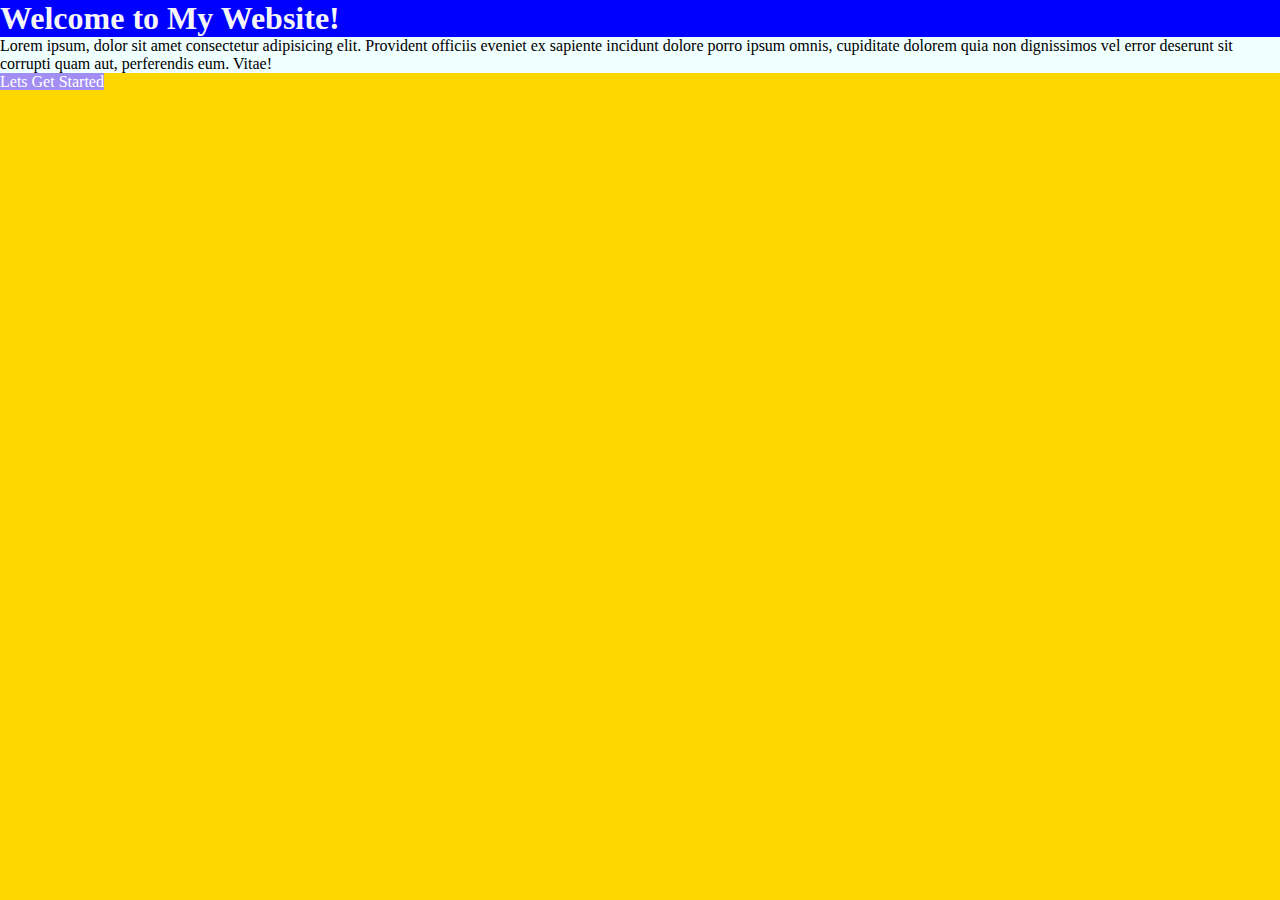
<file: CSS/index.html>
<!DOCTYPE html>
<html lang="en">

<head>
    <meta charset="UTF-8">
    <meta http-equiv="X-UA-Compatible" content="IE=edge">
    <meta name="viewport" content="width=device-width, initial-scale=1.0">
    <title>My CSS Test</title>
    <link rel="shortcut icon" href="favicon.ico" type="image/x-icon">
    <style>
        /**
      Here h1 is the css selector
      and the things we write inside the curly brackets are the element properties
      ex : background-color - this changes the background color of the element.
      */
        /**
      display property sets the display of a particular element,
      for h1, p the display property is block which means no other element will be 
      placed next to it on the same line
      */
        
        h1 {
            background-color: aquamarine;
            display: block;
        }
    </style>

    <!-- Note that the internal css properties are overriden by the external css file
   as it is read later than the internal css
   
   The order of priority is inline css > external/internal (depending on the order
   they appear)-->
    <link rel="stylesheet" href="styles.css">
</head>

<body>
    <!-- Adding Default Elements-->
    <h1>Welcome to My Website!</h1>
    <p>Lorem ipsum, dolor sit amet consectetur adipisicing elit. Provident officiis eveniet ex sapiente incidunt dolore porro ipsum omnis, cupiditate dolorem quia non dignissimos vel error deserunt sit corrupti quam aut, perferendis eum. Vitae!</p>
    <button6 style="background-color: rgb(162, 142, 243); color: white;">Lets Get Started</button>

        <!-- Now inorder to add Css, we have 3 ways to do that
    1) Inline CSS, Internal CSS, External CSS
    1) Inline CSS - css written inline to the element
    2) Internal CSS : css written in the head section
    3) External CSS : css which is written in a seperate file and linked through link tag-->
</body>

</html>
</file>
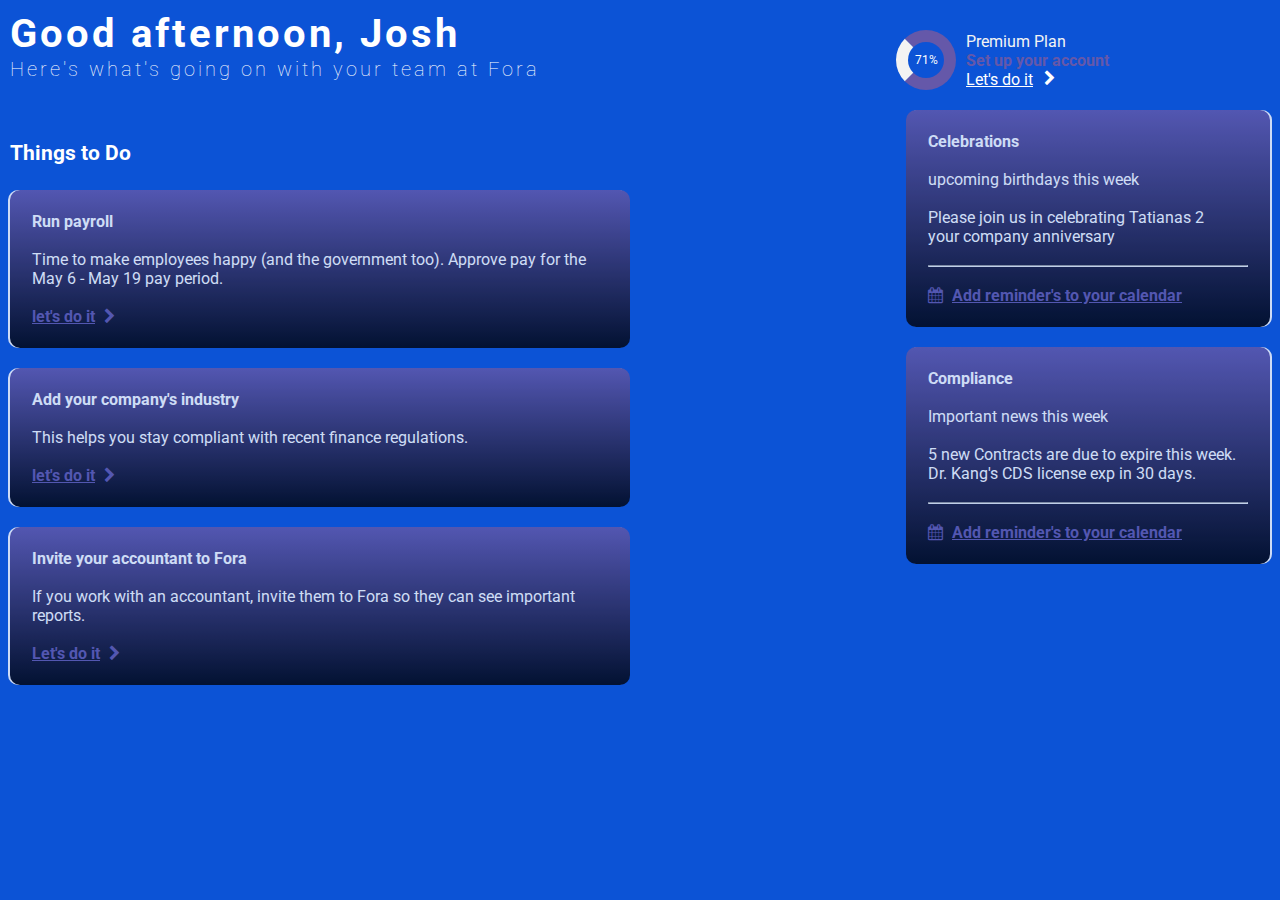
<file: HTML CSS Assignment 2/index.html>
<!DOCTYPE html>
<html lang="en">

<head>
    <meta charset="UTF-8">
    <meta name="viewport" content="width=device-width, initial-scale=1.0">
    <title>SkyScrapper Website</title>
    <link rel="stylesheet" href="styles.css">
    <link rel="stylesheet" href="https://cdnjs.cloudflare.com/ajax/libs/font-awesome/4.7.0/css/font-awesome.min.css">
</head>

<body class="test">
    <div class="container">
    </div>

    <div class="topLeft-content">
        <h1> Good afternoon, Josh</h1>
        <p class="message">Here's what's going on with your team at Fora</p>
    </div>

    <div class="ToDo">
        <h3> Things to Do</h3>
    </div>

    <div class="leftCards">
        <div class="box">
            <h4>Run payroll</h4>
            <br>
            <p>Time to make employees happy (and the government too). Approve pay for the</p>
            <p>May 6 - May 19 pay period.</p>
            <br>
            <a class="leftLinks" href="#">let's do it</a>
            <i class=" fa fa-solid fa-chevron-right" style="color:  #6558a9;"></i>

        </div>
        <div class="box">
            <h4>Add your company's industry</h4>
            <br>
            <p>This helps you stay compliant with recent finance regulations.</p>
            <br>
            <a class="leftLinks" href="#">let's do it</a>
            <i class=" fa fa-solid fa-chevron-right" style="color:  #6558a9;"></i>
        </div>
        <div class="box">
            <h4>Invite your accountant to Fora</h4>
            <br>
            <p>If you work with an accountant, invite them to Fora so they can see important</p>
            <p>reports.</p>
            <br>
            <a class="leftLinks" href="#">Let's do it</a>
            <i class=" fa fa-solid fa-chevron-right" style="color: #6558a9;"></i>
        </div>
    </div>

    <div class="topRight">
        <div class="loader">
            71%
        </div>
        <div class="text">
            <p>Premium Plan</p>
            <p class="setup">Set up your account</p>
            <a class="toprightLink" href="#">Let's do it</a>

        </div>
        <i class="fa fa-solid fa-chevron-right right-top" style="color: #FFFF;"></i>
    </div>

    <div class="rightCards">
        <div class="rightbox">
            <h4>Celebrations</h4>
            <br>
            <p>upcoming birthdays this week</p>
            <br>
            <p>Please join us in celebrating Tatianas 2</p>
            <p>your company anniversary</p>
            <br>
            <hr>
            <br>
            <i class="fa fa-regular fa-calendar" style="color:  #6558a9;"></i>
            <a class="rightLinks" href="#">Add reminder's to your calendar</a>

        </div>
        <div class="rightbox">
            <h4>Compliance</h4>
            <br>
            <p>Important news this week</p>
            <br>
            <p>5 new Contracts are due to expire this week.</p>
            <p>Dr. Kang's CDS license exp in 30 days.</p>
            <br>
            <hr>
            <br>
            <i class="fa fa-regular fa-calendar" style="color:  #6558a9;"></i>
            <a class="rightLinks" href="#">Add reminder's to your calendar</a>
        </div>
    </div>

</body>

</html>
</file>
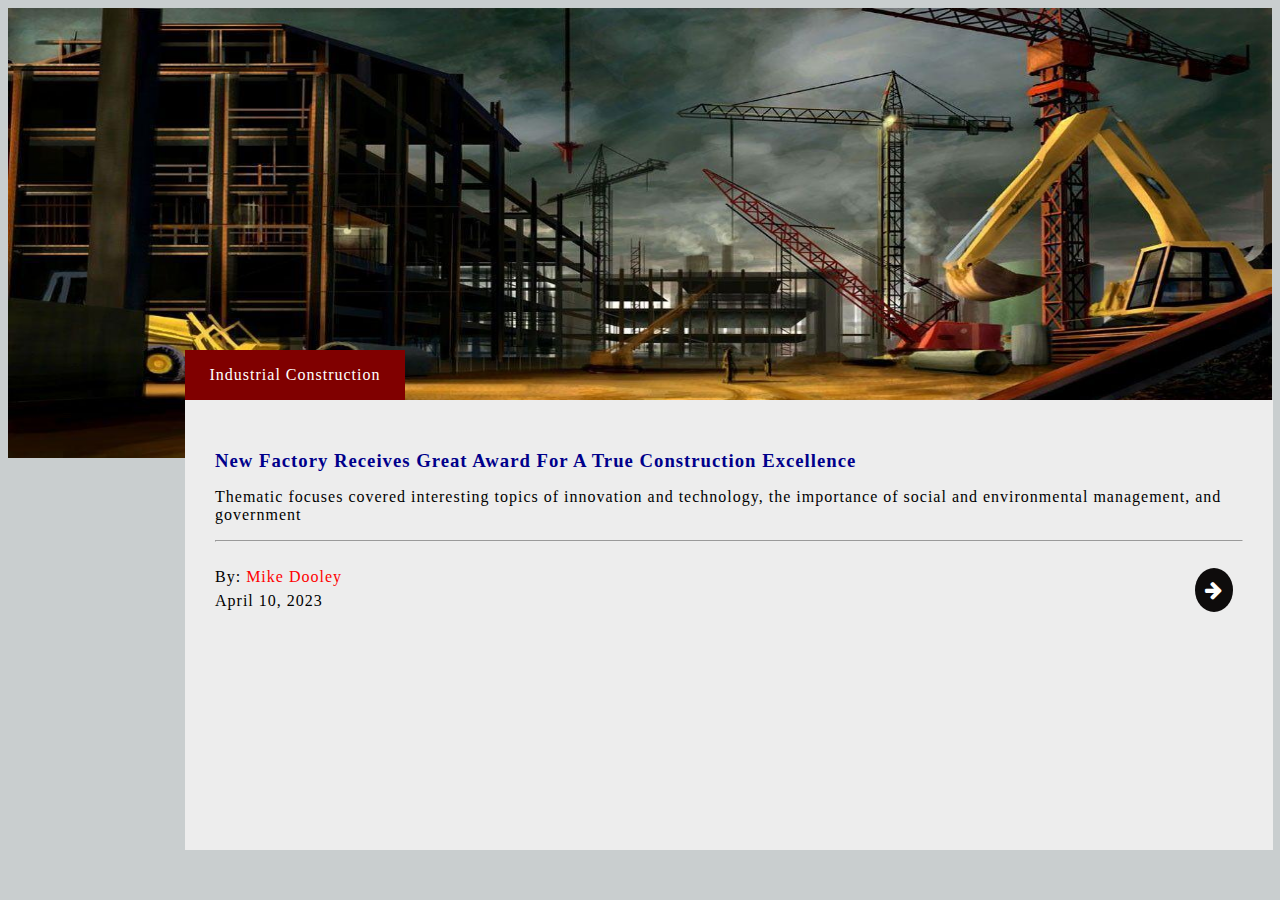
<file: HTML CSS Assignment/Construction.html>
<!DOCTYPE html>
<html lang="en">

<head>
    <meta charset="UTF-8">
    <meta name="viewport" content="width=device-width, initial-scale=1.0">
    <title>Industrial Construction</title>
    <link rel="stylesheet" href="styles/styleSheet.css">
    <link rel="stylesheet" href="https://cdnjs.cloudflare.com/ajax/libs/font-awesome/4.7.0/css/font-awesome.min.css">
</head>

<body>
    <div class="image">
        <img class="construction" src="images/wp1842337-construction-wallpapers.jpg" alt="">
    </div>

    <div class="content">
        <div class="title">Industrial Construction</div>
        <h3>New Factory Receives Great Award For A True Construction Excellence</h1>
            <p>Thematic focuses covered interesting topics of innovation and technology, the importance of social and environmental management, and government</p>
            <hr>
            <br>
            <div class="btn">
                <i class="fa fa-solid fa-arrow-right fa-2x iconSize"></i>
            </div>
            <p class="postBy">By: <span style="color: red;">Mike Dooley</span></p>
            <p class="Date">April 10, 2023</p>
    </div>
</body>

</html>
</file>
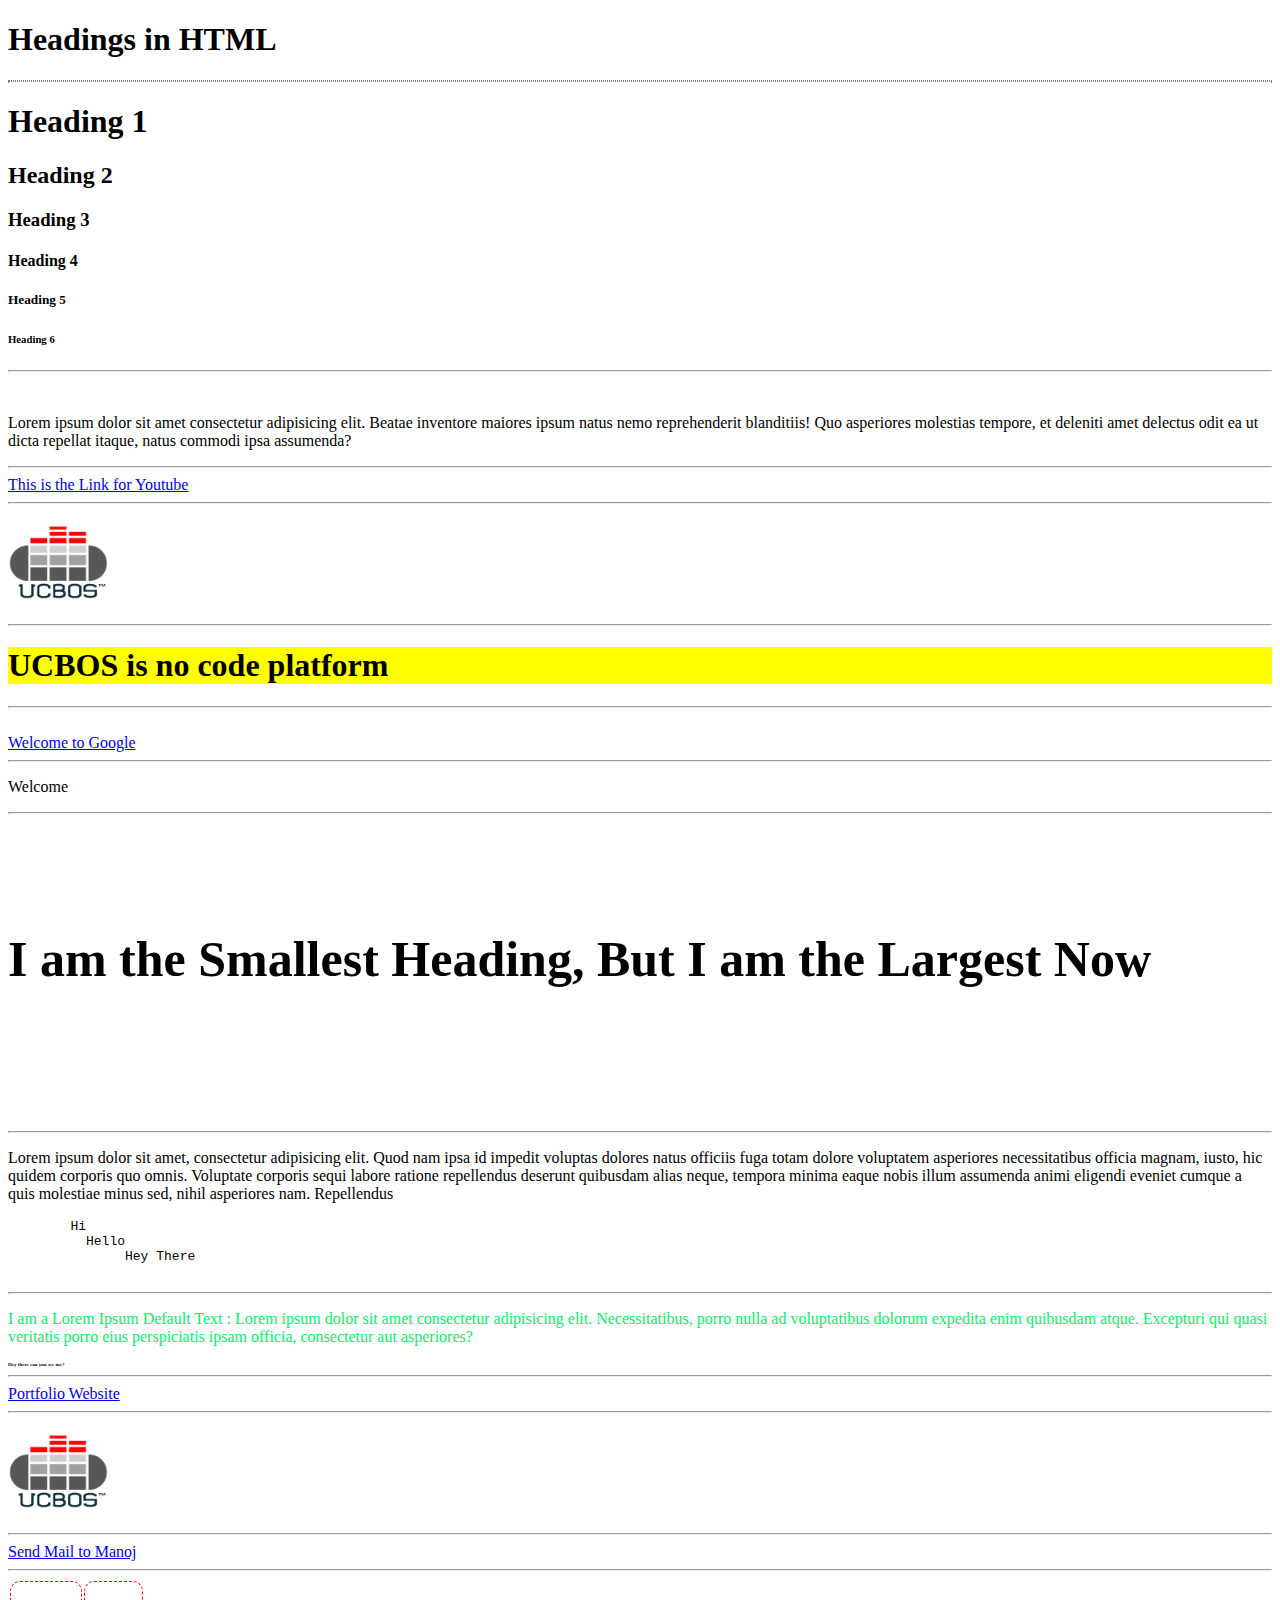
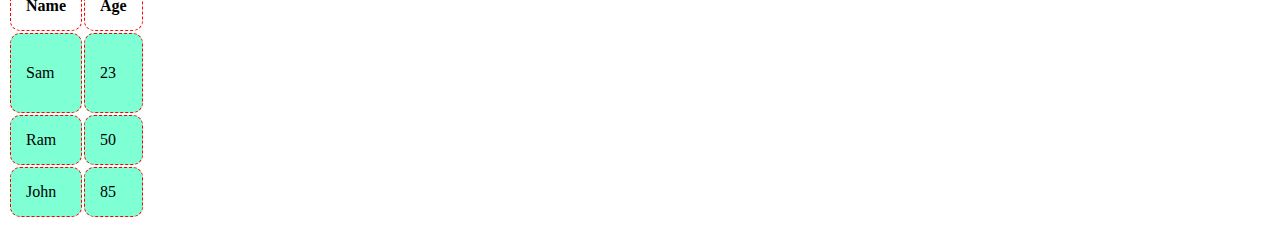
<file: HTML/Basic.html>
<!DOCTYPE html>
<html lang="en">

<head>
    <meta charset="UTF-8">
    <meta http-equiv="X-UA-Compatible" content="IE=edge">
    <meta name="viewport" content="width=device-width, initial-scale=1.0">
    <link rel="stylesheet" href="styles.css">
    <title>Basic HTML Elements</title>
</head>

<body>
    <h1>Headings in HTML</h1>
    <hr style="border-style: dotted;">
    <!-- Heading in HTML -->
    <h1>Heading 1</h1>
    <h2>Heading 2</h2>
    <h3>Heading 3</h3>
    <h4>Heading 4</h4>
    <h5>Heading 5</h5>
    <h6>Heading 6</h6>
    <hr>
    <br>
    <!-- HTML paragraphs are defined with p Tag -->
    <p>Lorem ipsum dolor sit amet consectetur adipisicing elit. Beatae inventore maiores ipsum natus nemo reprehenderit blanditiis! Quo asperiores molestias tempore, et deleniti amet delectus odit ea ut dicta repellat itaque, natus commodi ipsa assumenda?</p>

    <hr>

    <!-- HTML Links -->
    <a href="https:youtube.com">This is the Link for Youtube</a>
    <hr>

    <!-- Image Tag 
    src attribute can include links from external resources and images which belong to the same folder, external images may not be modified and can be removed. so we can provide an alternate text to display what the image actually about.
    -->
    <img src="UCBOS.png" alt="UCBOS icon" height="100px" width="100px"> </img>

    <!-- Some HTML Elements will display correctly even if we just give the opening tag of the element but its not 
    good practise to Skip the End Tag-->

    <!-- HTML elements with no content are called Empty elements ex: br -->

    <!-- HTML Tags are not Case sensitive , we prefer to write it in lower case-->

    <!-- Style Attribute : This attribute is used to add Style to HTML element, this is inline styles-->
    <hr>
    <h1 style="background-color: yellow; color: black;">
        UCBOS is no code platform
    </h1>

    <hr>
    <br>
    <!-- Title Attribute := Defines some information about the html element -->
    <a href="www.google.com" title="Click link to Open Google">Welcome to Google</a>
    <br>
    <hr>

    <!-- Use proper Quotations when using attributes for html elements, or when attribute having values with Spaces will not give the expected output, it will consider only the first word before the space character-->
    <p title=This is error>Welcome</p>

    <!-- Attribute values can be enclosed inside single or double quotation, but if values contain double quotation, then we have to use double quotes inside single quotes or vice-versa, same like in other languages ex : JAVA-->

    <hr>

    <!-- Lang Attribute :This define the Language of the Web Page and is used inside the html element, we can also
    specify the country in the language attribute followed by the language value-->

    <!-- HTML Heading should not be used to make texts Big or Small -->

    <!-- If we want Bigger Headings, then we can use the style property to make it font size larger-->
    <h6 style="font-size : 50px;">I am the Smallest Heading, But I am the Largest Now</h6>
    <br>
    <hr>

    <!-- Paragraph always starts on a New Line and have display property as block, browser automatically adds some default CSS to the paragraph element-->

    <p>Lorem ipsum dolor sit amet, consectetur adipisicing elit. Quod nam ipsa id impedit voluptas dolores natus officiis fuga totam dolore voluptatem asperiores necessitatibus officia magnam, iusto, hic quidem corporis quo omnis. Voluptate corporis sequi
        labore ratione repellendus deserunt quibusdam alias neque, tempora minima eaque nobis illum assumenda animi eligendi eveniet cumque a quis molestiae minus sed, nihil asperiores nam. Repellendus</p>

    <!-- Browser will auto remove any whitespaces in the paragraph -->

    <!-- if we want pre formatted text then we can use pre Tag-->
    <pre>
        Hi
          Hello
               Hey There
    </pre>

    <!-- Using pre Tag, the Browser maintains the Format or Structure of the Text Included inside the Tag-->

    <hr>
    <!-- HTML Style Attribute :
    -->

    <p style="color:rgb(11, 236, 109)">I am a Lorem Ipsum Default Text : Lorem ipsum dolor sit amet consectetur adipisicing elit. Necessitatibus, porro nulla ad voluptatibus dolorum expedita enim quibusdam atque. Excepturi qui quasi veritatis porro eius perspiciatis ipsam officia, consectetur
        aut asperiores?
    </p>

    <h1 style="font-size : 5px">Hey there can you see me?</h1>

    <hr>
    <!-- HTML Links
    target attribute values :- _blank,_self etc
    _blank -> open link in new Tab
    _self -> opens link in the Same Tab-->
    <a href="https:dreaminnovator.in" target="_self">Portfolio Website</a>

    <!-- Absolute URLs := External Urls
        Relative URLs := Local path to images stored in local-->

    <hr>
    <!-- Using Image as a Link-->
    <a href="https://ucbos.com" target="_blank">
        <img src="UCBOS.png" height="100px;" width="100px;" alt="UCBOS">
    </a>

    <hr>
    <!-- Link to an email Address, we can do that by using mailto inside the href attribute for a tag-->
    <a href="mailto:manojmutukundu@gmail.com">Send Mail to Manoj</a>

    <hr>
    <!-- HTML Tables -->
    <!-- Creating a Basic Table-->
    <table>
        <tr>
            <th style="width:80%;">Name</th>
            <th>Age</th>
        </tr>
        <tr style="height : 80px">
            <td>Sam</td>
            <td>23</td>
        </tr>
        <tr>
            <td>Ram</td>
            <td>50</td>
        </tr>
        <tr>
            <td>John</td>
            <td>85</td>
        </tr>
    </table>
</body>

</html>
</file>
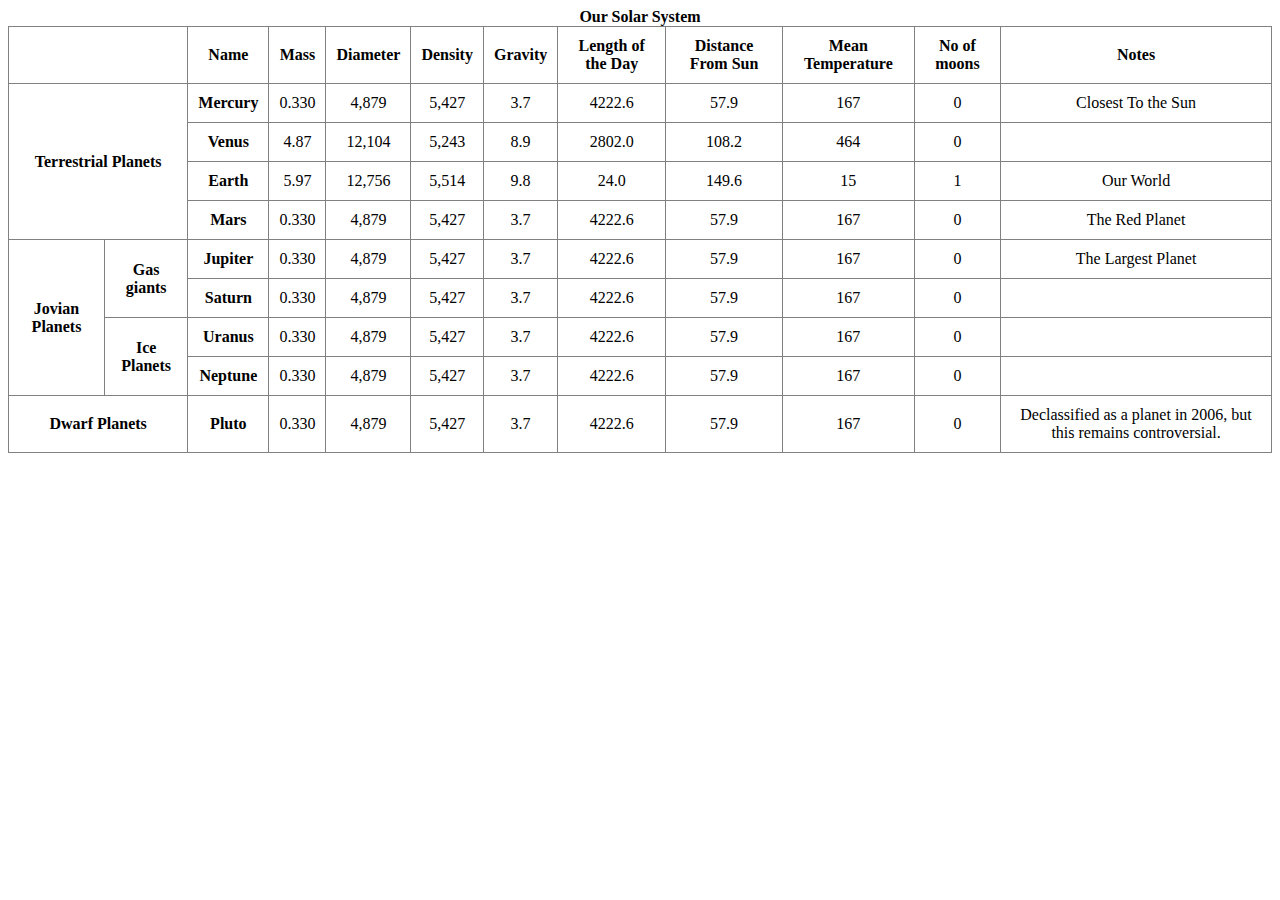
<file: HTML/HTML/PractiseTable.html>
<!DOCTYPE html>
<html lang="en">

<head>
    <meta charset="UTF-8">
    <meta http-equiv="X-UA-Compatible" content="IE=edge">
    <meta name="viewport" content="width=device-width, initial-scale=1.0">
    <link rel="stylesheet" href="styles.css">
    <title>Tables Practise</title>
</head>

<body>
    <table border="">
        <caption><b>Our Solar System</b></caption>
        <tr>
            <th colspan="2"></th>
            <th>Name</th>
            <th>Mass</th>
            <th>Diameter</th>
            <th>Density</th>
            <th>Gravity</th>
            <th>Length of the Day</th>
            <th>Distance From Sun</th>
            <th>Mean Temperature</th>
            <th>No of moons</th>
            <th>Notes</th>
        </tr>
        <tr>
            <td rowspan="4" colspan="2" style="font-weight: bold;">Terrestrial Planets</td>
            <th>Mercury</th>
            <td>0.330</td>
            <td>4,879</td>
            <td>5,427</td>
            <td>3.7</td>
            <td>4222.6</td>
            <td>57.9</td>
            <td>167</td>
            <td>0</td>
            <td>Closest To the Sun</td>
        </tr>
        <tr>
            <th>Venus</th>
            <td>4.87</td>
            <td>12,104</td>
            <td>5,243</td>
            <td>8.9</td>
            <td>2802.0</td>
            <td>108.2</td>
            <td>464</td>
            <td>0</td>
            <td></td>
        </tr>
        <tr>
            <th>Earth</th>
            <td>5.97</td>
            <td>12,756</td>
            <td>5,514</td>
            <td>9.8</td>
            <td>24.0</td>
            <td>149.6</td>
            <td>15</td>
            <td>1</td>
            <td>Our World</td>
        </tr>
        <tr>
            <th>Mars</th>
            <td>0.330</td>
            <td>4,879</td>
            <td>5,427</td>
            <td>3.7</td>
            <td>4222.6</td>
            <td>57.9</td>
            <td>167</td>
            <td>0</td>
            <td>The Red Planet</td>
        </tr>
        <tr>
            <th rowspan="4">Jovian Planets</th>
            <th rowspan="2">Gas giants</th>
            <th>Jupiter</th>
            <td>0.330</td>
            <td>4,879</td>
            <td>5,427</td>
            <td>3.7</td>
            <td>4222.6</td>
            <td>57.9</td>
            <td>167</td>
            <td>0</td>
            <td>The Largest Planet</td>
        </tr>
        <tr>
            <th>Saturn</th>
            <td>0.330</td>
            <td>4,879</td>
            <td>5,427</td>
            <td>3.7</td>
            <td>4222.6</td>
            <td>57.9</td>
            <td>167</td>
            <td>0</td>
            <td></td>
        </tr>
        <tr>
            <th rowspan="2">Ice Planets</th>
            <th>Uranus</th>
            <td>0.330</td>
            <td>4,879</td>
            <td>5,427</td>
            <td>3.7</td>
            <td>4222.6</td>
            <td>57.9</td>
            <td>167</td>
            <td>0</td>
            <td></td>
        </tr>
        <tr>
            <th>Neptune</th>
            <td>0.330</td>
            <td>4,879</td>
            <td>5,427</td>
            <td>3.7</td>
            <td>4222.6</td>
            <td>57.9</td>
            <td>167</td>
            <td>0</td>
            <td></td>
        </tr>
        <tr>
            <th rowspan="4" colspan="2">Dwarf Planets</th>
            <th>Pluto</th>
            <td>0.330</td>
            <td>4,879</td>
            <td>5,427</td>
            <td>3.7</td>
            <td>4222.6</td>
            <td>57.9</td>
            <td>167</td>
            <td>0</td>
            <td>Declassified as a planet in 2006, but this remains controversial.</td>
        </tr>
    </table>
</body>

</html>
</file>
<file: CSS/styles.css>
* {
    margin: 0px;
    padding: 0px;
}

h1 {
    background-color: blue;
    color: whitesmoke;
}

body {
    background-color: gold;
}

p {
    background-color: azure;
}
</file>
<file: HTML CSS Assignment 2/styles.css>
@import url('https://fonts.googleapis.com/css2?family=Roboto&display=swap');
* {
    margin: 0;
    padding: 0;
    box-sizing: border-box;
}

body {
    font-family: Roboto;
}

.container {
    flex: content;
    width: 100vw;
    height: 100vh;
    overflow-y: hidden;
    overflow-x: hidden;
    background-color: #0c53d6;
    background-blend-mode: hard-light;
    background-image: url(https://cdn.wallpapersafari.com/18/97/6TibOJ.jpg);
    background-size: cover;
}

.topLeft-content {
    position: absolute;
    top: 10px;
    left: 10px;
    font-size: 20px;
    color: white;
    letter-spacing: 3px;
}

.message {
    font-weight: lighter;
}

.left-container {
    position: absolute;
    top: 100px;
    left: 0;
}

.ToDo {
    position: absolute;
    top: 140px;
    left: 10px;
    font-size: 18px;
    color: white;
}

.leftCards {
    display: flex;
    flex-direction: column;
    position: absolute;
    left: 0;
    top: 180px;
    width: 50%;
    height: 50%;
    justify-content: space-between;
}

.box {
    background: linear-gradient(#6558a9, #01020a);
    border-radius: 10px;
    color: white;
    background-color: rgb(9, 1, 47);
    padding: 22px;
    margin: 10px;
    width: auto;
    height: auto;
    opacity: 0.8;
    box-shadow: -2px 0px 0px 0px #fffefe;
}

a {
    color: white;
}

.topRight {
    position: absolute;
    width: 30%;
    right: 0;
    top: 30px;
    display: flex;
}

.loader {
    display: flex;
    border: 12px solid #f3f3f3;
    border-radius: 50%;
    border-top: 12px solid #6558a9;
    border-right: 12px solid #6558a9;
    border-bottom: 12px solid #6558a9;
    width: 60px;
    height: 60px;
    text-align: center;
    align-items: center;
    justify-content: center;
    color: white;
    font-size: 12px;
}

.text {
    color: #f3f3f3;
    display: flex;
    flex-direction: column;
    justify-content: center;
    padding-left: 10px;
    float: right;
}

.rightCards {
    width: 30%;
    display: flex;
    flex-direction: column;
    position: absolute;
    top: 100px;
    right: 0;
    flex-shrink: 10;
}

.rightbox {
    background: linear-gradient(#6558a9, #01020a);
    border-radius: 10px;
    color: white;
    background-color: rgb(9, 1, 47);
    padding: 22px;
    margin: 10px;
    width: auto;
    height: auto;
    opacity: 0.8;
    box-shadow: 2px 0px 0px 0px #fffefe;
}

.leftLinks {
    color: #6558a9;
    font-weight: bolder;
    margin-right: 5px;
}

.rightLinks {
    color: #6558a9;
    font-weight: bolder;
    margin-left: 5px;
}

.setup {
    color: #6558a9;
    font-weight: bold;
}

.right-top {
    position: relative;
    top: 40px;
    right: 65px;
}
</file>
<file: HTML CSS Assignment/styles/styleSheet.css>
* {
    box-sizing: border-box;
    font-family: 'Lucida Sans';
}

body {
    background-color: rgb(201, 206, 207);
}

.content {
    width: 85%;
    height: 50%;
    position: absolute;
    bottom: 50px;
    right: 7px;
    background-color: rgb(237, 237, 237);
    color: black;
    padding-left: 30px;
    padding-right: 30px;
    display: inline-block;
    letter-spacing: 1px;
}

h3 {
    margin: 0;
    color: darkblue;
}

.construction {
    width: 100%;
    height: 50vh;
    object-fit: fill;
}

.btn {
    border-radius: 50%;
    color: rgb(255, 255, 255);
    background-color: rgb(14, 12, 12);
    font-size: 10px;
    padding: 12px 10px;
    float: right;
    margin-right: 10px;
}

@media only screen and (max-width: 460px) {
    .content {
        flex-wrap: wrap;
    }
    h3 {
        font-size: medium !important;
    }
    p {
        font-size: small !important;
    }
    .btn {
        font-size: 5px;
    }
}

.title {
    width: 220px;
    height: 50px;
    position: relative;
    left: -30px;
    top: -50px;
    background-color: maroon;
    color: white;
    display: flex;
    justify-content: center;
    align-items: center;
}

hr {
    color: gray;
}

.postBy {
    margin: 0;
}

.Date {
    margin: 6px 0;
}
</file>
<file: HTML/styles.css>
th,
td {
    border: 1px solid white;
    border-radius: 10px;
    padding: 15px;
}

td {
    background-color: aquamarine;
}

th,
td {
    border-radius: 10px;
    border-style: dashed;
    border-color: red;
}

table {
    width: 10%;
    border-spacing: 2px;
}
</file>
<file: HTML/HTML/styles.css>
/* th,
td {
    border: 1px solid white;
    border-radius: 10px;
    padding: 15px;
}

td {
    background-color: aquamarine;
}

th,
td {
    border-radius: 10px;
    border-style: dashed;
    border-color: red;
}

table {
    width: 10%;
    border-spacing: 2px;
} */


/** CSS For Tables Practise */

td {
    padding: 10px;
    text-align: center;
}

th {
    padding: 10px;
}

table {
    border-collapse: collapse;
}
</file>
